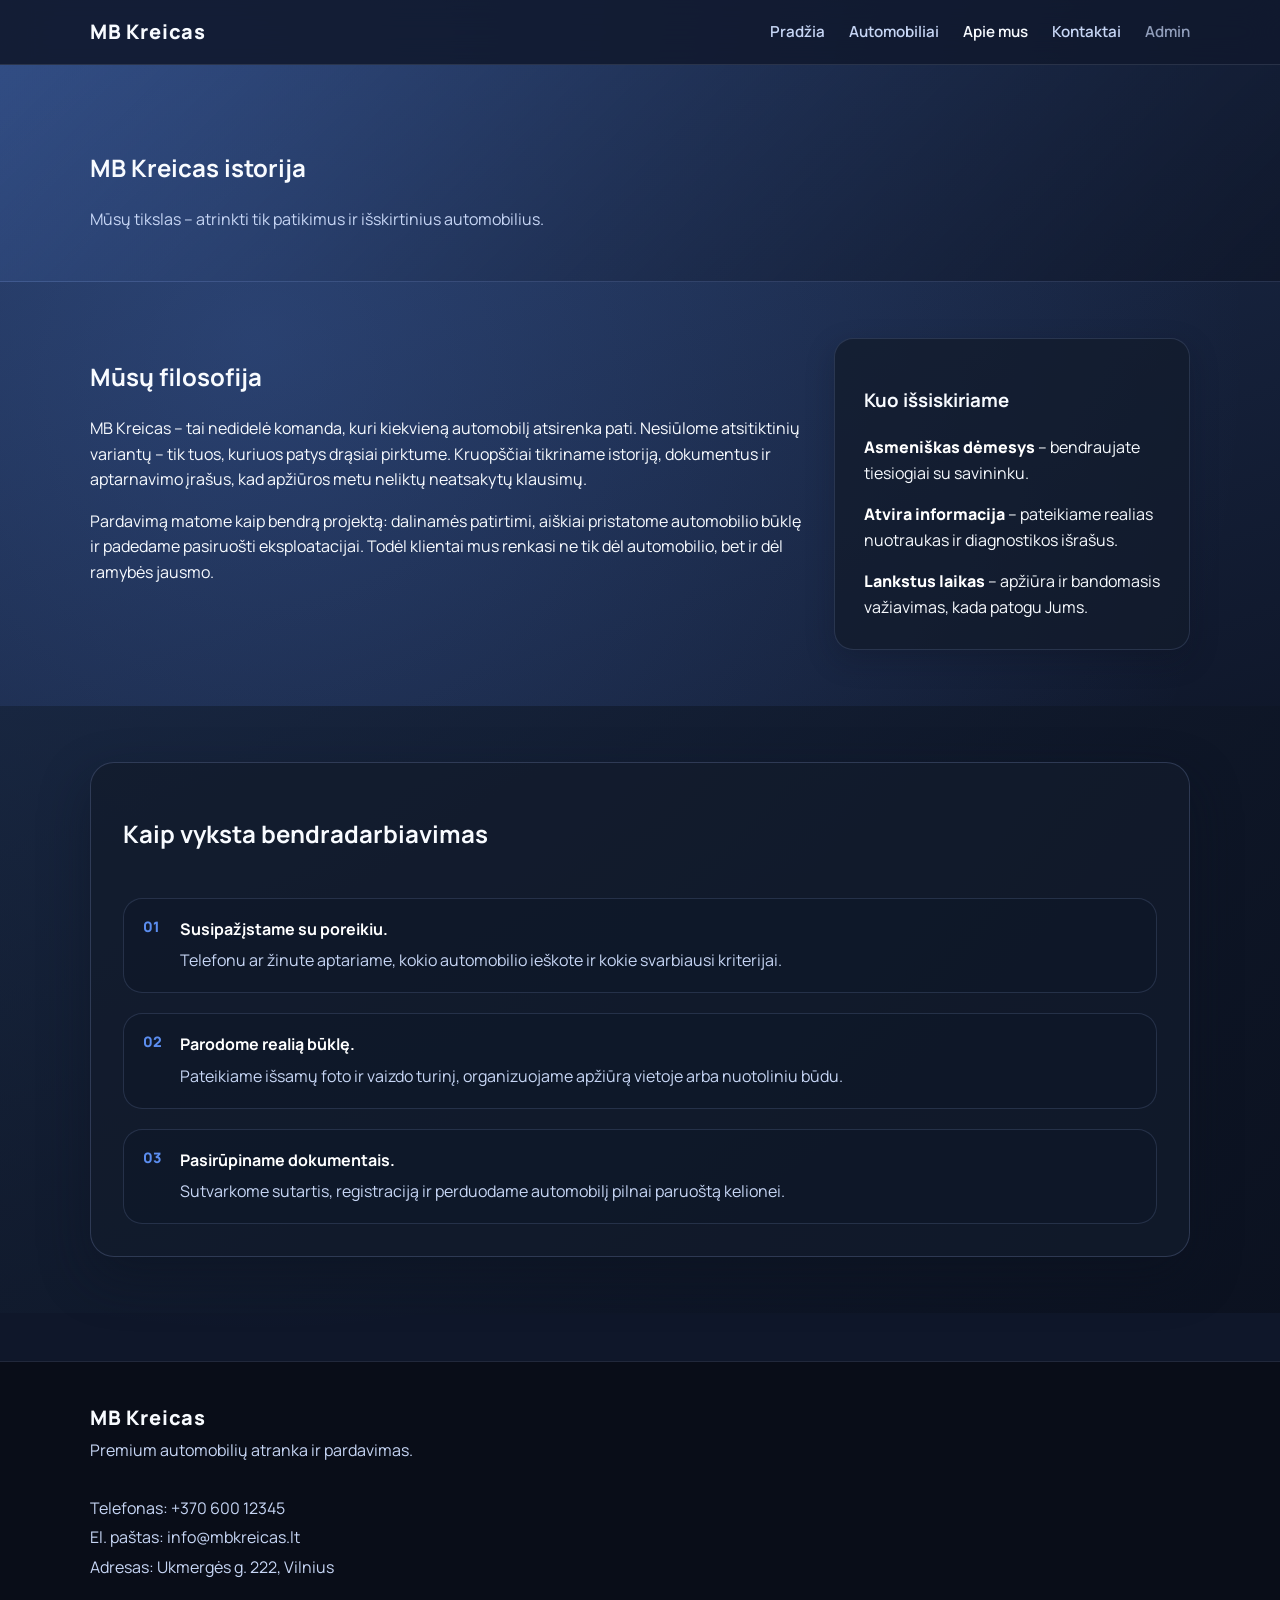
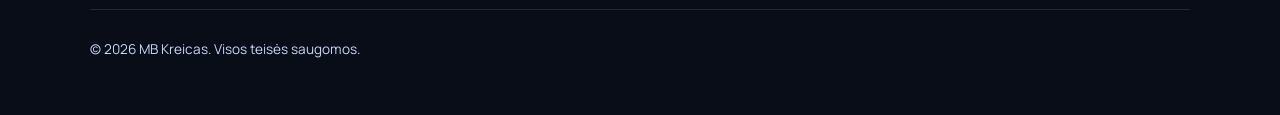
<file: about.html>
<!DOCTYPE html>
<html lang="lt">
<head>
    <meta charset="UTF-8" />
    <meta name="viewport" content="width=device-width, initial-scale=1.0" />
    <title>Apie MB Kreicas</title>
    <link rel="preconnect" href="https://fonts.googleapis.com" />
    <link rel="preconnect" href="https://fonts.gstatic.com" crossorigin />
    <link href="https://fonts.googleapis.com/css2?family=Manrope:wght@300;400;600;700;800&display=swap" rel="stylesheet" />
    <link rel="stylesheet" href="assets/css/style.css" />
</head>
<body>
    <header class="topbar">
        <div class="container nav-container">
            <a class="logo" href="index.html">MB Kreicas</a>
            <button class="nav-toggle" aria-label="Atidaryti meniu">
                <span></span>
                <span></span>
                <span></span>
            </button>
            <nav class="main-nav">
                <a href="index.html">Pradžia</a>
                <a href="cars.html">Automobiliai</a>
                <a href="about.html" class="active">Apie mus</a>
                <a href="contact.html">Kontaktai</a>
                <a href="admin.html" class="admin-link">Admin</a>
            </nav>
        </div>
    </header>

    <main>
        <section class="page-hero">
            <div class="container">
                <h1>MB Kreicas istorija</h1>
                <p>Mūsų tikslas – atrinkti tik patikimus ir išskirtinius automobilius.</p>
            </div>
        </section>

        <section class="section">
            <div class="container about-grid">
                <article>
                    <h2>Mūsų filosofija</h2>
                    <p>
                        MB Kreicas – tai nedidelė komanda, kuri kiekvieną automobilį atsirenka pati. Nesiūlome atsitiktinių variantų – tik tuos,
                        kuriuos patys drąsiai pirktume. Kruopščiai tikriname istoriją, dokumentus ir aptarnavimo įrašus, kad apžiūros metu neliktų
                        neatsakytų klausimų.
                    </p>
                    <p>
                        Pardavimą matome kaip bendrą projektą: dalinamės patirtimi, aiškiai pristatome automobilio būklę ir padedame pasiruošti
                        eksploatacijai. Todėl klientai mus renkasi ne tik dėl automobilio, bet ir dėl ramybės jausmo.
                    </p>
                </article>
                <aside class="about-highlight">
                    <h3>Kuo išsiskiriame</h3>
                    <ul>
                        <li><span>Asmeniškas dėmesys</span> – bendraujate tiesiogiai su savininku.</li>
                        <li><span>Atvira informacija</span> – pateikiame realias nuotraukas ir diagnostikos išrašus.</li>
                        <li><span>Lankstus laikas</span> – apžiūra ir bandomasis važiavimas, kada patogu Jums.</li>
                    </ul>
                </aside>
            </div>
        </section>

        <section class="section section--alt">
            <div class="container workflow">
                <h2>Kaip vyksta bendradarbiavimas</h2>
                <ol class="workflow-steps">
                    <li>
                        <strong>Susipažįstame su poreikiu.</strong> Telefonu ar žinute aptariame, kokio automobilio ieškote ir kokie svarbiausi kriterijai.
                    </li>
                    <li>
                        <strong>Parodome realią būklę.</strong> Pateikiame išsamų foto ir vaizdo turinį, organizuojame apžiūrą vietoje arba nuotoliniu būdu.
                    </li>
                    <li>
                        <strong>Pasirūpiname dokumentais.</strong> Sutvarkome sutartis, registraciją ir perduodame automobilį pilnai paruoštą kelionei.
                    </li>
                </ol>
            </div>
        </section>
    </main>

    <footer class="footer">
        <div class="container footer-content">
            <div>
                <a class="logo" href="index.html">MB Kreicas</a>
                <p class="footer-text">Premium automobilių atranka ir pardavimas.</p>
            </div>
            <div>
                <p class="footer-text">Telefonas: <a href="tel:+37060012345">+370 600 12345</a></p>
                <p class="footer-text">El. paštas: <a href="mailto:info@mbkreicas.lt">info@mbkreicas.lt</a></p>
                <p class="footer-text">Adresas: Ukmergės g. 222, Vilnius</p>
            </div>
            <div class="footer-bottom">
                <p>© <span id="year"></span> MB Kreicas. Visos teisės saugomos.</p>
            </div>
        </div>
    </footer>

    <script src="assets/js/util.js"></script>
    <script src="assets/js/nav.js"></script>
</body>
</html>
</file>
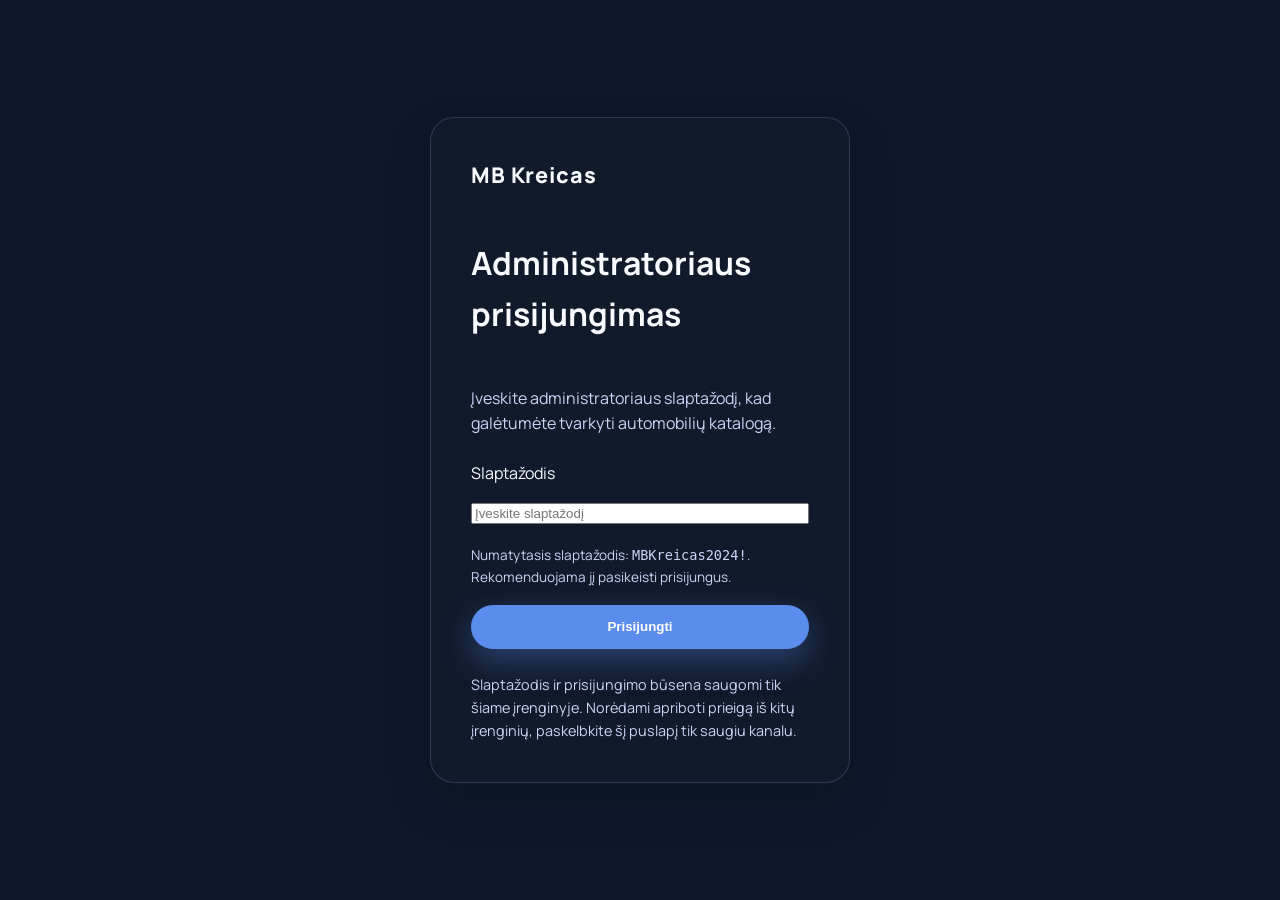
<file: admin.html>
<!DOCTYPE html>
<html lang="lt">
<head>
    <meta charset="UTF-8" />
    <meta name="viewport" content="width=device-width, initial-scale=1.0" />
    <title>MB Kreicas administravimas</title>
    <link rel="preconnect" href="https://fonts.googleapis.com" />
    <link rel="preconnect" href="https://fonts.gstatic.com" crossorigin />
    <link href="https://fonts.googleapis.com/css2?family=Manrope:wght@300;400;600;700;800&display=swap" rel="stylesheet" />
    <link rel="stylesheet" href="assets/css/style.css" />
</head>
<body>
    <header class="topbar">
        <div class="container nav-container">
            <a class="logo" href="index.html">MB Kreicas</a>
            <button class="nav-toggle" aria-label="Atidaryti meniu">
                <span></span>
                <span></span>
                <span></span>
            </button>
            <nav class="main-nav">
                <a href="index.html">Pradžia</a>
                <a href="cars.html">Automobiliai</a>
                <a href="about.html">Apie mus</a>
                <a href="contact.html">Kontaktai</a>
                <a href="admin.html" class="active admin-link">Admin</a>
            </nav>
        </div>
    </header>

    <main>
        <section class="page-hero">
            <div class="container">
                <h1>Automobilių valdymo panelė</h1>
                <p>Pridėkite, redaguokite arba eksportuokite automobilius be kodo koregavimo.</p>
            </div>
        </section>

        <section class="section">
            <div class="container admin-grid">
                <div class="admin-card">
                    <h2>Naujas automobilis</h2>
                    <form id="carForm" class="admin-form">
                        <label for="carTitle">Pavadinimas</label>
                        <input type="text" id="carTitleInput" name="carTitle" placeholder="Pvz., 2021 Mercedes-Benz GLE" required />

                        <label for="carPrice">Kaina (€)</label>
                        <input type="number" id="carPrice" name="carPrice" placeholder="45000" required />

                        <label for="carYear">Metai</label>
                        <input type="number" id="carYear" name="carYear" placeholder="2021" required />

                        <label for="carMileage">Rida (km)</label>
                        <input type="number" id="carMileage" name="carMileage" placeholder="55000" required />

                        <label for="carFuel">Kuras</label>
                        <input type="text" id="carFuel" name="carFuel" placeholder="Dyzelinas" required />

                        <label for="carTransmission">Pavarų dėžė</label>
                        <input type="text" id="carTransmission" name="carTransmission" placeholder="Automatinė" required />

                        <label for="carDrivetrain">Varantieji ratai</label>
                        <input type="text" id="carDrivetrain" name="carDrivetrain" placeholder="4Matic" />

                        <label for="carPower">Galia (kW)</label>
                        <input type="number" id="carPower" name="carPower" placeholder="190" />

                        <label for="carBody">Kėbulas</label>
                        <input type="text" id="carBody" name="carBody" placeholder="Visureigis" />

                        <label for="carColor">Spalva</label>
                        <input type="text" id="carColor" name="carColor" placeholder="Pilka" />

                        <label for="carDescription">Aprašymas</label>
                        <textarea id="carDescriptionInput" name="carDescription" rows="4" placeholder="Automobilio išskirtinumai" required></textarea>

                        <label for="carFeatures">Įranga (atskirkite kableliais)</label>
                        <input type="text" id="carFeatures" name="carFeatures" placeholder="LED žibintai, Šildomos sėdynės" />

                        <div class="upload-group">
                            <span class="upload-group__label">Galerijos nuotraukos</span>
                            <p class="form-hint">Įkelkite savo nuotraukas arba nurodykite nuorodas. Įkelti failai bus išsaugoti tik šiame įrenginyje.</p>
                            <div class="upload-actions">
                                <label class="btn ghost btn-upload">
                                    Pasirinkti nuotraukas
                                    <input type="file" id="carGalleryUpload" accept="image/*" multiple hidden />
                                </label>
                            </div>
                            <div id="localGalleryPreview" class="upload-preview" data-empty="Dar nėra įkeltų nuotraukų."></div>
                        </div>

                        <label for="carGallery">Nuotraukų nuorodos (atskirkite kableliais)</label>
                        <input type="text" id="carGallery" name="carGallery" placeholder="https://..." />
                        <p class="form-hint">Palaikomos ir vietinės nuotraukos, ir viešos nuorodos.</p>

                        <label for="carVin">VIN</label>
                        <input type="text" id="carVin" name="carVin" placeholder="WDD..." />

                        <button type="submit" class="btn primary">Išsaugoti automobilį</button>
                        <p class="form-note">Automobiliai, įskaitant įkeltas nuotraukas, saugomi šio įrenginio naršyklėje (localStorage). Galite eksportuoti / importuoti duomenis žemiau.</p>
                    </form>
                </div>
                <div class="admin-card">
                    <h2>Automobilių sąrašas</h2>
                    <div class="admin-actions">
                        <button id="exportCars" class="btn ghost">Eksportuoti JSON</button>
                        <label class="btn ghost btn-upload">
                            Importuoti JSON
                            <input type="file" id="importCars" accept="application/json" hidden />
                        </label>
                        <button id="resetCars" class="btn ghost danger">Atstatyti į numatytą sąrašą</button>
                    </div>
                    <div id="adminList" class="admin-list" aria-live="polite"></div>
                </div>
                <div class="admin-card admin-card--security">
                    <h2>Prisijungimo nustatymai</h2>
                    <p class="admin-card__intro">Slaptažodis ir prisijungimo būsena saugomi tik šiame įrenginyje. Pasikeiskite slaptažodį, kad tik jūs galėtumėte pasiekti valdymo panelę.</p>
                    <form id="passwordForm" class="admin-form admin-form--compact">
                        <label for="currentPassword">Dabartinis slaptažodis</label>
                        <input type="password" id="currentPassword" name="currentPassword" autocomplete="current-password" placeholder="Įveskite dabartinį slaptažodį" required />

                        <label for="newPassword">Naujas slaptažodis</label>
                        <input type="password" id="newPassword" name="newPassword" autocomplete="new-password" placeholder="Bent 6 simbolių" required />
                        <p class="form-hint">Jei slaptažodis dar nebuvo keistas, numatytoji reikšmė: <code>MBKreicas2024!</code>.</p>

                        <button type="submit" class="btn ghost">Išsaugoti slaptažodį</button>
                        <p id="passwordMessage" class="form-error" role="status" hidden></p>
                    </form>
                    <div class="security-actions">
                        <button type="button" id="logoutBtn" class="btn ghost danger">Atsijungti</button>
                    </div>
                </div>
            </div>
        </section>
    </main>

    <footer class="footer">
        <div class="container footer-content">
            <div>
                <a class="logo" href="index.html">MB Kreicas</a>
                <p class="footer-text">Premium automobilių atranka ir pardavimas.</p>
            </div>
            <div>
                <p class="footer-text">Telefonas: <a href="tel:+37060012345">+370 600 12345</a></p>
                <p class="footer-text">El. paštas: <a href="mailto:info@mbkreicas.lt">info@mbkreicas.lt</a></p>
                <p class="footer-text">Adresas: Ukmergės g. 222, Vilnius</p>
            </div>
            <div class="footer-bottom">
                <p>© <span id="year"></span> MB Kreicas. Visos teisės saugomos.</p>
            </div>
        </div>
    </footer>

    <script src="assets/js/util.js"></script>
    <script src="assets/js/nav.js"></script>
    <script src="assets/js/auth.js"></script>
    <script src="assets/js/dataService.js"></script>
    <script src="assets/js/admin.js"></script>
</body>
</html>
</file>
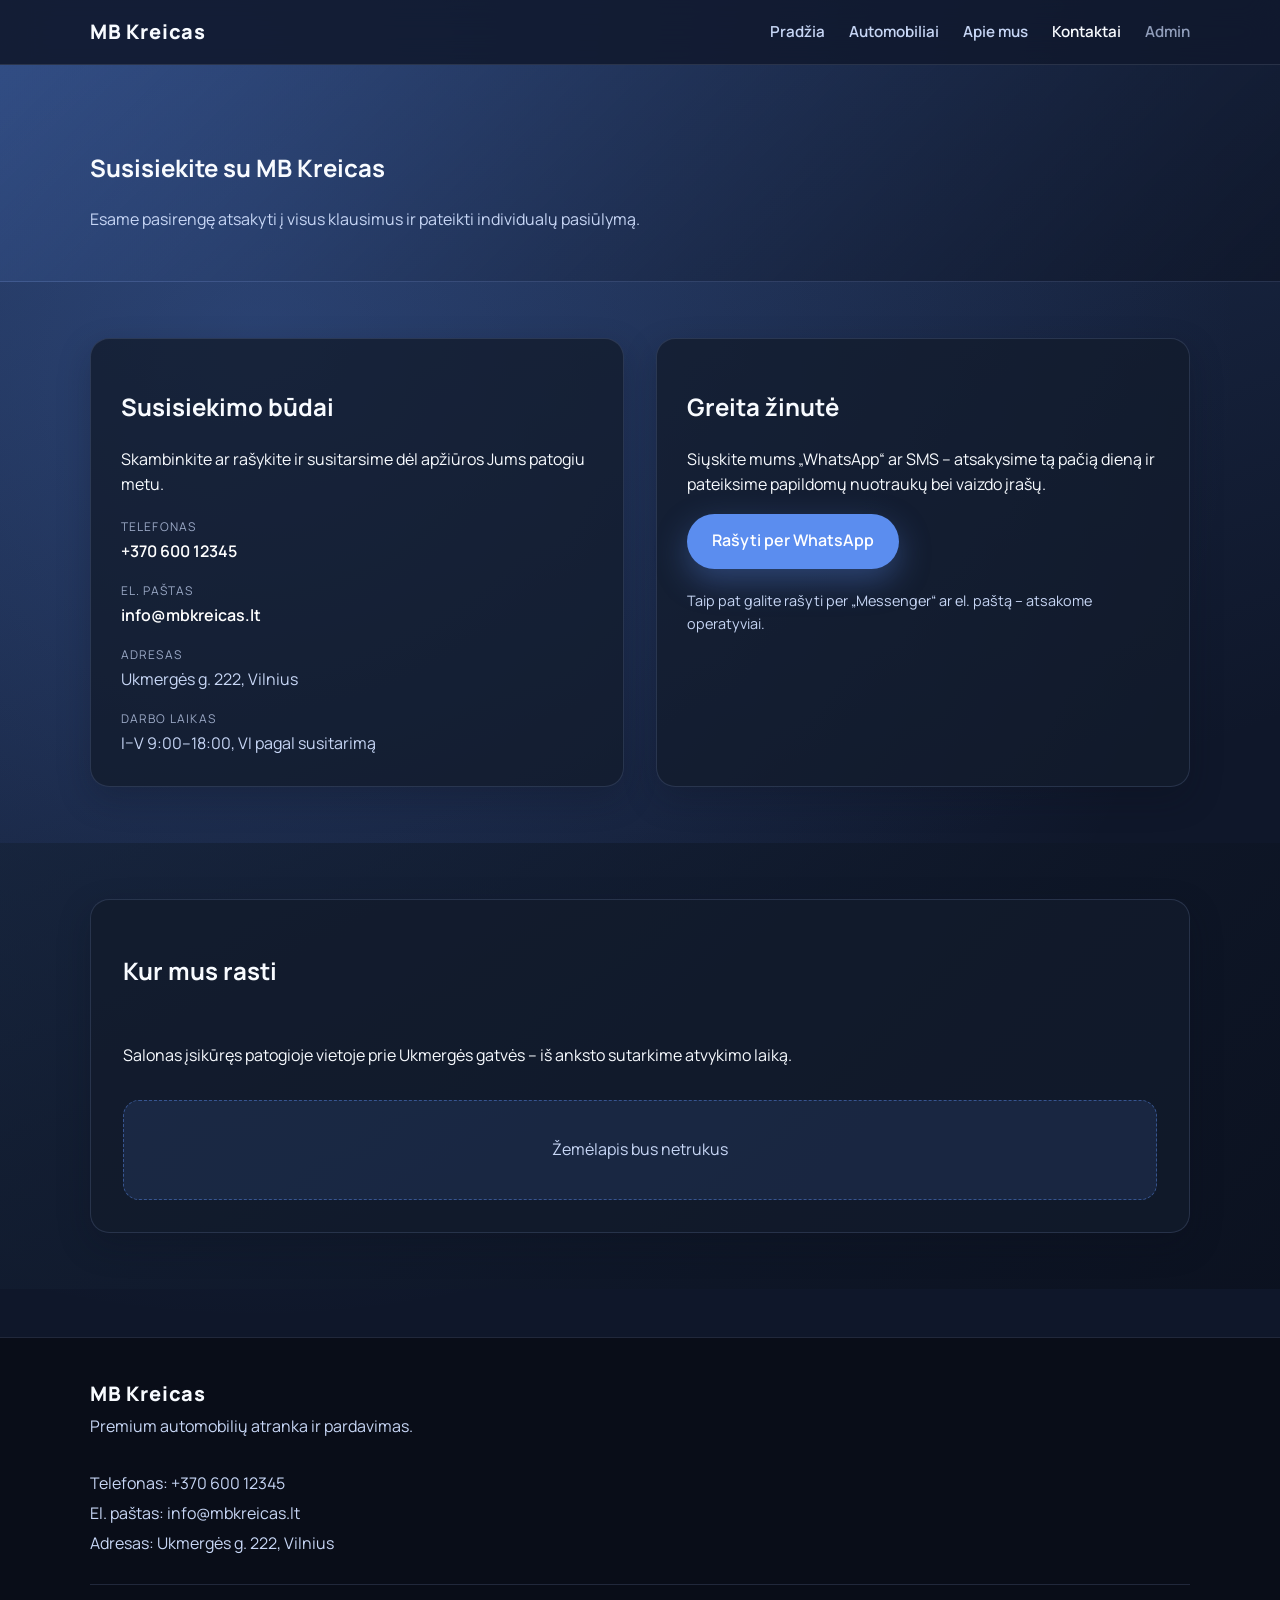
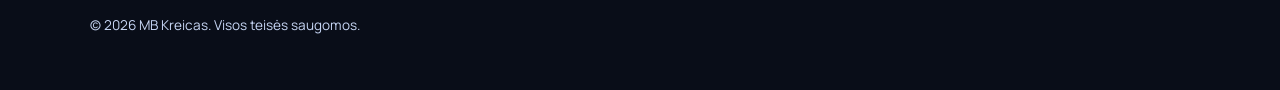
<file: contact.html>
<!DOCTYPE html>
<html lang="lt">
<head>
    <meta charset="UTF-8" />
    <meta name="viewport" content="width=device-width, initial-scale=1.0" />
    <title>Kontaktai | MB Kreicas</title>
    <link rel="preconnect" href="https://fonts.googleapis.com" />
    <link rel="preconnect" href="https://fonts.gstatic.com" crossorigin />
    <link href="https://fonts.googleapis.com/css2?family=Manrope:wght@300;400;600;700;800&display=swap" rel="stylesheet" />
    <link rel="stylesheet" href="assets/css/style.css" />
</head>
<body>
    <header class="topbar">
        <div class="container nav-container">
            <a class="logo" href="index.html">MB Kreicas</a>
            <button class="nav-toggle" aria-label="Atidaryti meniu">
                <span></span>
                <span></span>
                <span></span>
            </button>
            <nav class="main-nav">
                <a href="index.html">Pradžia</a>
                <a href="cars.html">Automobiliai</a>
                <a href="about.html">Apie mus</a>
                <a href="contact.html" class="active">Kontaktai</a>
                <a href="admin.html" class="admin-link">Admin</a>
            </nav>
        </div>
    </header>

    <main>
        <section class="page-hero">
            <div class="container">
                <h1>Susisiekite su MB Kreicas</h1>
                <p>Esame pasirengę atsakyti į visus klausimus ir pateikti individualų pasiūlymą.</p>
            </div>
        </section>

        <section class="section">
            <div class="container contact-grid">
                <div class="contact-card">
                    <h2>Susisiekimo būdai</h2>
                    <p>Skambinkite ar rašykite ir susitarsime dėl apžiūros Jums patogiu metu.</p>
                    <ul class="contact-list">
                        <li>
                            <span>Telefonas</span>
                            <a href="tel:+37060012345">+370 600 12345</a>
                        </li>
                        <li>
                            <span>El. paštas</span>
                            <a href="mailto:info@mbkreicas.lt">info@mbkreicas.lt</a>
                        </li>
                        <li>
                            <span>Adresas</span>
                            Ukmergės g. 222, Vilnius
                        </li>
                        <li>
                            <span>Darbo laikas</span>
                            I–V 9:00–18:00, VI pagal susitarimą
                        </li>
                    </ul>
                </div>
                <div class="contact-card">
                    <h2>Greita žinutė</h2>
                    <p>
                        Siųskite mums „WhatsApp“ ar SMS – atsakysime tą pačią dieną ir pateiksime papildomų nuotraukų bei
                        vaizdo įrašų.
                    </p>
                    <a class="btn primary" href="https://wa.me/37060012345" target="_blank" rel="noopener">Rašyti per WhatsApp</a>
                    <p class="contact-note">Taip pat galite rašyti per „Messenger“ ar el. paštą – atsakome operatyviai.</p>
                </div>
            </div>
        </section>

        <section class="section section--alt">
            <div class="container map-card">
                <h2>Kur mus rasti</h2>
                <p>Salonas įsikūręs patogioje vietoje prie Ukmergės gatvės – iš anksto sutarkime atvykimo laiką.</p>
                <div class="map-placeholder" role="img" aria-label="Žemėlapio vietos laikiklis">Žemėlapis bus netrukus</div>
            </div>
        </section>
    </main>

    <footer class="footer">
        <div class="container footer-content">
            <div>
                <a class="logo" href="index.html">MB Kreicas</a>
                <p class="footer-text">Premium automobilių atranka ir pardavimas.</p>
            </div>
            <div>
                <p class="footer-text">Telefonas: <a href="tel:+37060012345">+370 600 12345</a></p>
                <p class="footer-text">El. paštas: <a href="mailto:info@mbkreicas.lt">info@mbkreicas.lt</a></p>
                <p class="footer-text">Adresas: Ukmergės g. 222, Vilnius</p>
            </div>
            <div class="footer-bottom">
                <p>© <span id="year"></span> MB Kreicas. Visos teisės saugomos.</p>
            </div>
        </div>
    </footer>

    <script src="assets/js/util.js"></script>
    <script src="assets/js/nav.js"></script>
    <script src="assets/js/contact.js"></script>
</body>
</html>
</file>
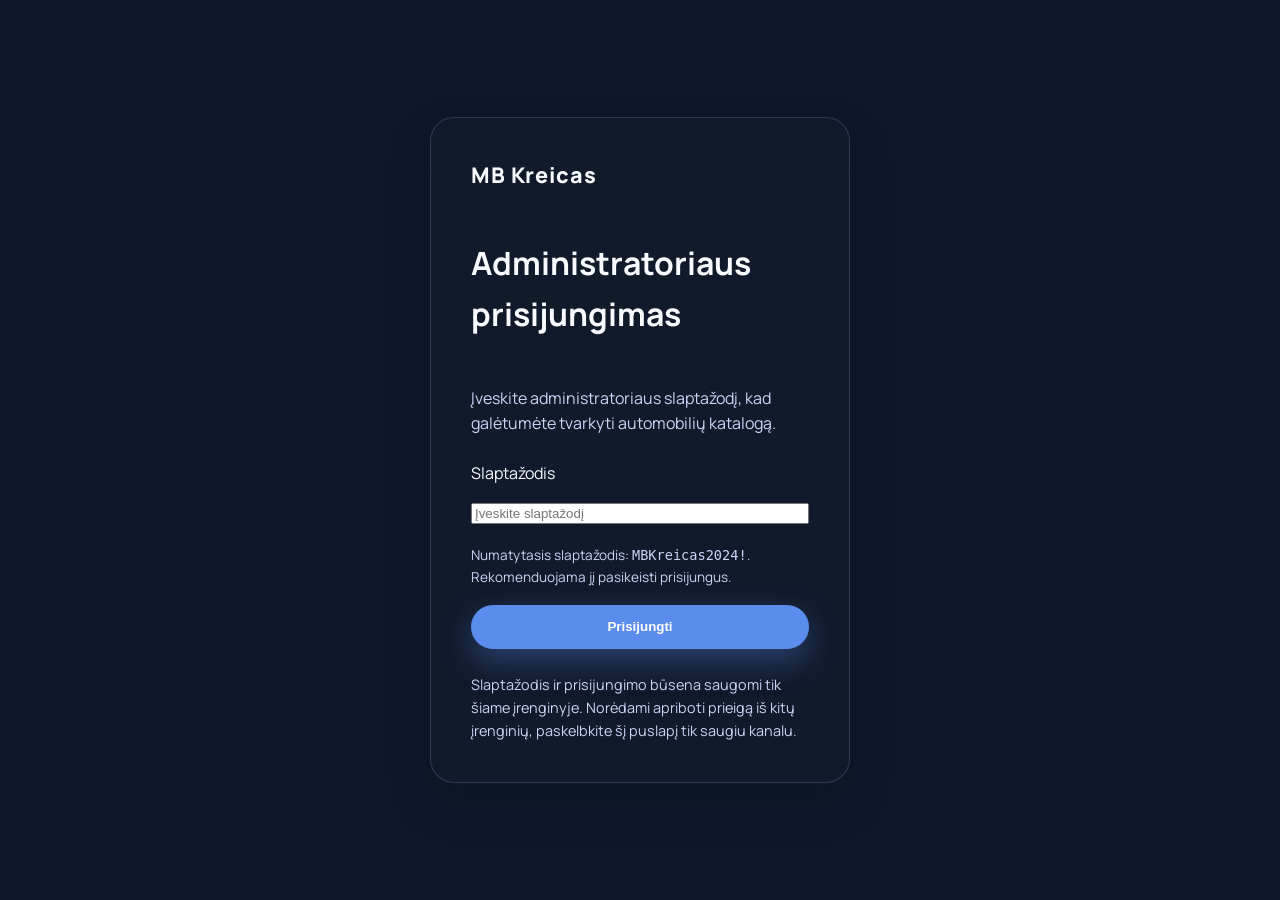
<file: login.html>
<!DOCTYPE html>
<html lang="lt">
<head>
    <meta charset="UTF-8" />
    <meta name="viewport" content="width=device-width, initial-scale=1.0" />
    <title>Administratoriaus prisijungimas – MB Kreicas</title>
    <link rel="preconnect" href="https://fonts.googleapis.com" />
    <link rel="preconnect" href="https://fonts.gstatic.com" crossorigin />
    <link href="https://fonts.googleapis.com/css2?family=Manrope:wght@300;400;600;700;800&display=swap" rel="stylesheet" />
    <link rel="stylesheet" href="assets/css/style.css" />
</head>
<body class="auth-page">
    <main class="auth">
        <div class="auth__card">
            <a class="logo" href="index.html">MB Kreicas</a>
            <h1>Administratoriaus prisijungimas</h1>
            <p class="auth__intro">Įveskite administratoriaus slaptažodį, kad galėtumėte tvarkyti automobilių katalogą.</p>
            <form id="loginForm" class="auth__form" autocomplete="off">
                <label for="adminPassword">Slaptažodis</label>
                <input type="password" id="adminPassword" name="adminPassword" autocomplete="current-password" placeholder="Įveskite slaptažodį" required />
                <p class="form-hint">Numatytasis slaptažodis: <code>MBKreicas2024!</code>. Rekomenduojama jį pasikeisti prisijungus.</p>
                <button type="submit" class="btn primary">Prisijungti</button>
                <p id="loginMessage" class="form-error" role="alert" hidden></p>
            </form>
            <p class="auth__note">Slaptažodis ir prisijungimo būsena saugomi tik šiame įrenginyje. Norėdami apriboti prieigą iš kitų įrenginių, paskelbkite šį puslapį tik saugiu kanalu.</p>
        </div>
    </main>

    <script src="assets/js/util.js"></script>
    <script src="assets/js/auth.js"></script>
    <script src="assets/js/login.js"></script>
</body>
</html>
</file>
<file: assets/css/style.css>
:root {
    --bg: #0f172a;
    --bg-alt: #152238;
    --accent: #5b8def;
    --accent-strong: #3b6ee8;
    --accent-soft: rgba(91, 141, 239, 0.18);
    --text: #f8fbff;
    --text-muted: #c7d6f5;
    --card-bg: rgba(18, 28, 44, 0.78);
    --card-strong: rgba(22, 36, 58, 0.95);
    --border: rgba(131, 151, 199, 0.2);
    --shadow: 0 20px 50px rgba(11, 18, 31, 0.45);
    --danger: #ff6b6b;
    font-size: 16px;
}

* {
    box-sizing: border-box;
}

body {
    margin: 0;
    font-family: 'Manrope', system-ui, -apple-system, BlinkMacSystemFont, 'Segoe UI', sans-serif;
    background:
        radial-gradient(circle at 20% 20%, rgba(91, 141, 239, 0.25), transparent 58%),
        linear-gradient(160deg, rgba(48, 76, 130, 0.5), transparent 55%),
        var(--bg);
    color: var(--text);
    line-height: 1.6;
}

body.no-scroll {
    overflow: hidden;
}

a {
    color: inherit;
    text-decoration: none;
}

a:hover,
button:hover {
    cursor: pointer;
}

img {
    max-width: 100%;
    display: block;
}

.container {
    width: min(1100px, 92vw);
    margin: 0 auto;
}

.topbar {
    position: sticky;
    top: 0;
    z-index: 10;
    background: rgba(15, 23, 42, 0.82);
    backdrop-filter: blur(16px);
    border-bottom: 1px solid rgba(148, 163, 184, 0.18);
}

.nav-container {
    display: flex;
    align-items: center;
    justify-content: space-between;
    padding: 1rem 0;
}

.logo {
    font-weight: 800;
    font-size: 1.25rem;
    letter-spacing: 0.04em;
}

.nav-toggle {
    display: flex;
    flex-direction: column;
    gap: 0.35rem;
    background: transparent;
    border: 0;
    padding: 0.25rem;
}

.nav-toggle span {
    width: 1.75rem;
    height: 2px;
    background: var(--text);
    transition: transform 0.3s ease, opacity 0.3s ease;
}

.main-nav {
    position: fixed;
    inset: 0 0 auto 0;
    background: rgba(15, 24, 40, 0.96);
    padding: 5rem 2rem 2rem;
    display: flex;
    flex-direction: column;
    gap: 1rem;
    transform: translateY(-100%);
    transition: transform 0.35s ease;
}

.main-nav a {
    font-weight: 600;
    font-size: 1.1rem;
    color: var(--text-muted);
}

.main-nav a.active,
.main-nav a:hover {
    color: var(--text);
}

.main-nav.open {
    transform: translateY(0);
}

.admin-link {
    font-size: 0.95rem;
    opacity: 0.7;
}

.hero {
    padding: 5.5rem 0 3.5rem;
    background:
        radial-gradient(circle at 88% 16%, rgba(91, 141, 239, 0.2), transparent 58%),
        var(--bg);
}

.hero-content {
    display: grid;
    gap: 2.5rem;
    align-items: center;
}

.hero-copy {
    display: grid;
    gap: 1.25rem;
}

.hero-copy .eyebrow {
    text-transform: uppercase;
    letter-spacing: 0.28em;
    font-size: 0.8rem;
    color: var(--text-muted);
    margin: 0;
}

.hero h1 {
    font-size: clamp(2.1rem, 5vw, 3.35rem);
    margin: 0;
    line-height: 1.15;
}

.hero p {
    margin: 0;
    color: var(--text-muted);
    max-width: 45ch;
}

.hero-actions {
    display: flex;
    flex-wrap: wrap;
    gap: 0.85rem;
}

.hero-card {
    padding: 1.75rem;
    border-radius: 1.25rem;
    background: var(--card-strong);
    border: 1px solid rgba(132, 151, 201, 0.25);
    box-shadow: var(--shadow);
    display: grid;
    gap: 1rem;
}

.hero-card__title {
    font-weight: 700;
    margin: 0;
    color: #fff;
}

.hero-card ul {
    margin: 0;
    padding: 0;
    list-style: none;
    display: grid;
    gap: 0.75rem;
    color: var(--text-muted);
}

.btn {
    display: inline-flex;
    align-items: center;
    justify-content: center;
    gap: 0.5rem;
    padding: 0.85rem 1.5rem;
    border-radius: 999px;
    font-weight: 700;
    transition: transform 0.3s ease, box-shadow 0.3s ease, background 0.3s ease;
    border: 1px solid transparent;
}

.btn.primary {
    background: var(--accent);
    color: #fff;
    box-shadow: 0 12px 32px rgba(91, 141, 239, 0.35);
}

.btn.primary:hover {
    transform: translateY(-2px);
    box-shadow: 0 18px 38px rgba(91, 141, 239, 0.45);
}

.btn.secondary {
    background: rgba(91, 141, 239, 0.12);
    color: var(--text);
    border-color: rgba(91, 141, 239, 0.45);
}

.btn.secondary:hover {
    transform: translateY(-2px);
    background: rgba(91, 141, 239, 0.2);
    box-shadow: 0 12px 28px rgba(91, 141, 239, 0.25);
}

.btn.ghost {
    background: transparent;
    color: var(--text);
    border: 1px solid var(--border);
}

.btn.ghost:hover {
    border-color: rgba(255, 255, 255, 0.25);
}

.btn.ghost.danger {
    color: var(--danger);
    border-color: rgba(255, 107, 107, 0.4);
}

.section {
    padding: 3.5rem 0;
}

.section--alt {
    background: linear-gradient(135deg, rgba(21, 34, 56, 0.72), rgba(11, 17, 31, 0.9));
}

.section-header {
    display: flex;
    justify-content: space-between;
    align-items: flex-end;
    gap: 1.5rem;
    margin-bottom: 2rem;
}

.section-header p {
    color: var(--text-muted);
    margin: 0.5rem 0 0;
}

.link-more {
    color: var(--accent);
    font-weight: 600;
    display: inline-flex;
    gap: 0.35rem;
    align-items: center;
}

.link-more::after {
    content: '→';
    transition: transform 0.3s ease;
}

.link-more:hover::after {
    transform: translateX(4px);
}

.cars-grid {
    display: grid;
    grid-template-columns: repeat(auto-fit, minmax(260px, 340px));
    gap: 1.5rem;
    justify-content: center;
}

.cars-grid .car-card {
    width: 100%;
    max-width: 340px;
}

.car-card {
    background: var(--card-bg);
    border: 1px solid rgba(132, 151, 201, 0.18);
    border-radius: 1.1rem;
    overflow: hidden;
    display: flex;
    flex-direction: column;
    transition: transform 0.25s ease, box-shadow 0.25s ease;
    box-shadow: 0 8px 24px rgba(10, 16, 28, 0.25);
}

.car-card:hover {
    transform: translateY(-6px);
    box-shadow: var(--shadow);
}

.car-card img {
    width: 100%;
    height: 180px;
    object-fit: cover;
}

.car-card__body {
    padding: 1.5rem;
    display: grid;
    gap: 0.75rem;
}

.car-card__title {
    font-weight: 700;
    font-size: 1.1rem;
}

.car-card__meta {
    display: flex;
    flex-wrap: wrap;
    gap: 0.6rem;
    color: var(--text-muted);
    font-size: 0.9rem;
}

.car-card__meta span {
    padding: 0.35rem 0.75rem;
    border-radius: 999px;
    background: var(--accent-soft);
}

.car-card__price {
    font-weight: 800;
    font-size: 1.2rem;
    color: #fff;
}

.highlight {
    display: grid;
    gap: 1.75rem;
    padding: 2rem;
    border-radius: 1.5rem;
    background: linear-gradient(135deg, rgba(91, 141, 239, 0.14), rgba(21, 34, 56, 0.88));
    border: 1px solid rgba(132, 151, 201, 0.25);
    box-shadow: var(--shadow);
}

.highlight h2 {
    margin: 0;
}

.highlight p {
    margin: 0;
    color: var(--text-muted);
    max-width: 50ch;
}

.stats {
    display: grid;
    grid-template-columns: repeat(auto-fit, minmax(180px, 1fr));
    gap: 1.25rem;
}

.stat {
    background: rgba(15, 24, 40, 0.65);
    border-radius: 1.1rem;
    padding: 1.35rem;
    border: 1px solid rgba(132, 151, 201, 0.2);
    position: relative;
    overflow: hidden;
}

.stat::after {
    content: '';
    position: absolute;
    inset: -20% 60% 45% -25%;
    background: radial-gradient(circle, rgba(91, 141, 239, 0.38), transparent 62%);
    opacity: 0.5;
    pointer-events: none;
}

.stat__value {
    display: block;
    font-size: 1.55rem;
    font-weight: 800;
    color: #fff;
}

.stat__label {
    color: var(--text-muted);
    font-size: 0.9rem;
    margin-top: 0.35rem;
    line-height: 1.4;
    display: block;
}

.services-grid {
    display: grid;
    gap: 1.5rem;
}

.service-card {
    background: var(--card-bg);
    border-radius: 1.1rem;
    padding: 1.75rem;
    border: 1px solid rgba(132, 151, 201, 0.2);
    box-shadow: 0 12px 32px rgba(10, 16, 28, 0.25);
    transition: transform 0.25s ease, box-shadow 0.25s ease;
}

.service-card h3 {
    margin: 0 0 0.75rem;
}

.service-card p {
    margin: 0;
    color: var(--text-muted);
}

.service-card:hover {
    transform: translateY(-4px);
    box-shadow: var(--shadow);
}

.page-hero {
    padding: 4rem 0 2rem;
    border-bottom: 1px solid rgba(132, 151, 201, 0.18);
    background: linear-gradient(135deg, rgba(91, 141, 239, 0.18), rgba(15, 23, 42, 0.88));
}

.page-hero p {
    color: var(--text-muted);
}

.filters {
    display: grid;
    gap: 1.5rem;
    margin-bottom: 2rem;
    background: var(--card-bg);
    padding: 1.5rem;
    border-radius: 1.2rem;
    border: 1px solid rgba(132, 151, 201, 0.2);
    box-shadow: 0 10px 24px rgba(10, 16, 28, 0.2);
}

.search-box,
.select {
    display: grid;
    gap: 0.4rem;
}

.search-box input,
.select select,
.admin-form input,
.admin-form textarea {
    border-radius: 0.75rem;
    padding: 0.85rem 1rem;
    border: 1px solid var(--border);
    background: rgba(255, 255, 255, 0.05);
    color: var(--text);
    font: inherit;
}

.form-hint {
    margin: 0.35rem 0 0;
    font-size: 0.85rem;
    color: var(--text-muted);
}

.search-box input:focus,
.select select:focus,
.admin-form input:focus,
.admin-form textarea:focus {
    outline: 2px solid rgba(76, 110, 245, 0.5);
    outline-offset: 2px;
}

.filters-row {
    display: grid;
    gap: 1rem;
    grid-template-columns: repeat(auto-fit, minmax(150px, 1fr));
}

.contact-grid,
.admin-grid,
.about-grid,
.two-col {
    display: grid;
    gap: 2rem;
}

.contact-card,
.admin-card {
    background: var(--card-bg);
    border-radius: 1.2rem;
    padding: 1.85rem;
    border: 1px solid rgba(132, 151, 201, 0.2);
    box-shadow: 0 12px 32px rgba(10, 16, 28, 0.25);
}

.admin-form {
    display: grid;
    gap: 1.25rem;
}

.admin-card--security {
    display: grid;
    gap: 1.25rem;
}

.admin-card__intro {
    margin: 0;
    color: var(--text-muted);
}

.admin-form--compact {
    gap: 1rem;
}

.form-error {
    margin: 0.5rem 0 0;
    font-size: 0.85rem;
    color: #ff8f8f;
}

.form-success {
    margin: 0.5rem 0 0;
    font-size: 0.85rem;
    color: #90f3d2;
}

.security-actions {
    display: flex;
    justify-content: flex-start;
    gap: 0.75rem;
}

.auth-page {
    min-height: 100vh;
    background: var(--bg);
    color: var(--text);
}

.auth {
    min-height: 100vh;
    display: flex;
    align-items: center;
    justify-content: center;
    padding: 3rem 1.5rem;
}

.auth__card {
    width: min(100%, 420px);
    background: var(--card-bg);
    border-radius: 1.5rem;
    padding: 2.5rem;
    box-shadow: 0 20px 40px rgba(10, 16, 28, 0.35);
    border: 1px solid rgba(132, 151, 201, 0.25);
    display: grid;
    gap: 1.5rem;
}

.auth__card .logo {
    font-size: 1.35rem;
}

.auth__intro,
.auth__note {
    margin: 0;
    color: var(--text-muted);
}

.auth__note {
    font-size: 0.9rem;
    line-height: 1.6;
}

.auth__form {
    display: grid;
    gap: 1rem;
}

.upload-group {
    display: grid;
    gap: 0.75rem;
    margin: 0.5rem 0 1.2rem;
    padding: 1rem;
    border-radius: 1rem;
    border: 1px dashed rgba(91, 141, 239, 0.35);
    background: rgba(91, 141, 239, 0.08);
}

.upload-group__label {
    text-transform: uppercase;
    letter-spacing: 0.12em;
    font-size: 0.75rem;
    color: rgba(199, 214, 245, 0.75);
    font-weight: 700;
}

.upload-actions {
    display: flex;
    flex-wrap: wrap;
    gap: 0.75rem;
    align-items: center;
}

.upload-preview {
    border: 1px solid rgba(132, 151, 201, 0.3);
    background: rgba(10, 16, 28, 0.35);
    border-radius: 0.9rem;
    padding: 0.75rem;
    max-height: 16rem;
    overflow-y: auto;
}

.upload-preview__empty {
    margin: 0;
    font-size: 0.85rem;
    color: var(--text-muted);
}

.upload-preview__list {
    list-style: none;
    margin: 0;
    padding: 0;
    display: grid;
    gap: 0.75rem;
}

.upload-preview__item {
    display: grid;
    grid-template-columns: 72px 1fr;
    gap: 0.75rem;
    align-items: center;
}

.upload-preview__item img {
    width: 72px;
    height: 72px;
    border-radius: 0.75rem;
    object-fit: cover;
    border: 1px solid rgba(132, 151, 201, 0.4);
    box-shadow: 0 6px 14px rgba(10, 16, 28, 0.3);
}

.upload-preview__meta {
    display: grid;
    gap: 0.35rem;
}

.upload-preview__meta span {
    font-size: 0.9rem;
    font-weight: 600;
    color: #fff;
}

.upload-preview__remove {
    justify-self: start;
    padding: 0.35rem 0.75rem;
    border-radius: 999px;
    border: 1px solid rgba(255, 255, 255, 0.2);
    background: transparent;
    color: rgba(255, 255, 255, 0.85);
    font-size: 0.8rem;
    cursor: pointer;
    transition: all 0.2s ease;
}

.upload-preview__remove:hover,
.upload-preview__remove:focus {
    border-color: rgba(76, 110, 245, 0.7);
    color: #fff;
    background: rgba(76, 110, 245, 0.15);
    outline: none;
}

@media (max-width: 640px) {
    .upload-preview__item {
        grid-template-columns: 56px 1fr;
    }

    .upload-preview__item img {
        width: 56px;
        height: 56px;
    }
}

.contact-list {
    list-style: none;
    padding: 0;
    margin: 1.2rem 0 0;
    display: grid;
    gap: 1rem;
}

.contact-list li {
    display: grid;
    gap: 0.2rem;
    color: var(--text-muted);
}

.contact-list span {
    text-transform: uppercase;
    letter-spacing: 0.1em;
    font-size: 0.75rem;
    color: rgba(199, 214, 245, 0.75);
}

.contact-card a {
    color: #fff;
    font-weight: 600;
}

.contact-note {
    margin-top: 1.25rem;
    color: var(--text-muted);
    font-size: 0.9rem;
}

.map-card {
    background: var(--card-bg);
    border-radius: 1.2rem;
    padding: 2rem;
    border: 1px solid rgba(132, 151, 201, 0.2);
    display: grid;
    gap: 1rem;
    box-shadow: 0 12px 32px rgba(10, 16, 28, 0.25);
}

.map-placeholder {
    background: rgba(91, 141, 239, 0.12);
    border: 1px dashed rgba(91, 141, 239, 0.45);
    border-radius: 1rem;
    padding: 2.25rem;
    text-align: center;
    color: var(--text-muted);
}

.about-highlight {
    background: var(--card-bg);
    border-radius: 1.2rem;
    padding: 1.8rem;
    border: 1px solid rgba(132, 151, 201, 0.2);
    box-shadow: 0 10px 28px rgba(10, 16, 28, 0.25);
}

.about-highlight ul {
    list-style: none;
    margin: 0;
    padding: 0;
    display: grid;
    gap: 1rem;
}

.about-highlight span {
    font-weight: 800;
    color: #fff;
}

.workflow {
    background: var(--card-bg);
    border-radius: 1.5rem;
    padding: 2rem;
    border: 1px solid rgba(132, 151, 201, 0.25);
    box-shadow: var(--shadow);
    display: grid;
    gap: 1.5rem;
}

.workflow-steps {
    list-style: none;
    margin: 0;
    padding: 0;
    display: grid;
    gap: 1.25rem;
    counter-reset: workflow;
}

.workflow-steps li {
    position: relative;
    padding: 1.15rem 1.5rem 1.15rem 3.5rem;
    border-radius: 1.2rem;
    background: rgba(15, 24, 40, 0.65);
    border: 1px solid rgba(132, 151, 201, 0.2);
    color: var(--text-muted);
}

.workflow-steps li::before {
    counter-increment: workflow;
    content: counter(workflow, decimal-leading-zero);
    position: absolute;
    left: 1.2rem;
    top: 1rem;
    font-weight: 800;
    color: var(--accent);
    font-size: 0.9rem;
}

.workflow-steps strong {
    color: #fff;
    display: block;
    margin-bottom: 0.35rem;
}

.footer {
    padding: 2.5rem 0;
    background: rgba(9, 13, 24, 0.95);
    border-top: 1px solid rgba(132, 151, 201, 0.2);
    margin-top: 3rem;
}

.footer-content {
    display: grid;
    gap: 1.5rem;
}

.footer-text {
    color: var(--text-muted);
    margin: 0.25rem 0;
}

.footer-bottom {
    border-top: 1px solid rgba(132, 151, 201, 0.2);
    padding-top: 1rem;
    color: var(--text-muted);
    font-size: 0.85rem;
}

.car-details {
    display: grid;
    gap: 2rem;
    align-items: start;
}

.gallery {
    display: grid;
    gap: 1rem;
}

.gallery-main {
    border-radius: 1.1rem;
    overflow: hidden;
    border: 1px solid rgba(132, 151, 201, 0.25);
    background: rgba(255, 255, 255, 0.04);
    position: relative;
}

.gallery-main img {
    width: 100%;
    aspect-ratio: 16 / 9;
    object-fit: cover;
}

.gallery-main__button {
    border: 0;
    background: transparent;
    padding: 0;
    width: 100%;
    position: relative;
    display: block;
}

.gallery-main__button:focus-visible {
    outline: 2px solid var(--accent);
    outline-offset: 4px;
}

.gallery-main__zoom {
    position: absolute;
    right: 1rem;
    bottom: 1rem;
    background: rgba(10, 16, 28, 0.7);
    border-radius: 999px;
    padding: 0.35rem 0.8rem;
    font-size: 0.75rem;
    letter-spacing: 0.08em;
    text-transform: uppercase;
    color: var(--text-muted);
}

.gallery-thumbs {
    display: grid;
    grid-template-columns: repeat(auto-fit, minmax(95px, 1fr));
    gap: 0.75rem;
}

.gallery-thumbs button {
    border: 0;
    padding: 0;
    background: transparent;
    border-radius: 0.85rem;
    overflow: hidden;
    border: 2px solid transparent;
    transition: border 0.3s ease, transform 0.3s ease;
    position: relative;
}

.gallery-thumbs button:hover {
    transform: translateY(-2px);
}

.gallery-thumbs button.active,
.gallery-thumbs button:focus-visible {
    border-color: var(--accent);
}

.gallery-thumbs button.has-overlay img {
    filter: brightness(0.8);
}

.gallery-thumbs img {
    width: 100%;
    height: 72px;
    object-fit: cover;
}

.thumb-overlay {
    position: absolute;
    inset: 0;
    background: rgba(7, 10, 18, 0.6);
    display: flex;
    align-items: center;
    justify-content: center;
    font-weight: 700;
    color: #fff;
    font-size: 0.9rem;
    letter-spacing: 0.08em;
}

.lightbox {
    position: fixed;
    inset: 0;
    display: flex;
    align-items: center;
    justify-content: center;
    padding: 2rem;
    z-index: 40;
}

.lightbox[hidden] {
    display: none !important;
}

.lightbox__backdrop {
    position: absolute;
    inset: 0;
    background: rgba(6, 10, 20, 0.82);
    backdrop-filter: blur(12px);
}

.lightbox__inner {
    position: relative;
    width: min(1100px, 95vw);
    background: var(--card-strong);
    border-radius: 1.25rem;
    padding: clamp(1.5rem, 4vw, 2.75rem);
    border: 1px solid rgba(132, 151, 201, 0.3);
    box-shadow: var(--shadow);
    display: grid;
    gap: clamp(1rem, 2vw, 1.75rem);
    z-index: 1;
}

.lightbox__main {
    position: relative;
    display: flex;
    align-items: center;
    justify-content: center;
    min-height: clamp(18rem, 60vh, 38rem);
}

.lightbox__main img {
    width: 100%;
    height: auto;
    max-height: min(80vh, 720px);
    border-radius: 1rem;
    object-fit: contain;
}

.lightbox__nav {
    position: absolute;
    top: 50%;
    transform: translateY(-50%);
    width: 2.75rem;
    height: 2.75rem;
    border-radius: 50%;
    border: 1px solid rgba(132, 151, 201, 0.35);
    background: rgba(9, 13, 24, 0.75);
    color: #fff;
    display: flex;
    align-items: center;
    justify-content: center;
    font-size: 1.75rem;
    line-height: 1;
    cursor: pointer;
    z-index: 2;
    transition: background 0.3s ease, border-color 0.3s ease, transform 0.3s ease;
}

.lightbox__nav span {
    transform: translateY(-1px);
}

.lightbox__nav:hover {
    background: rgba(91, 141, 239, 0.35);
    border-color: rgba(124, 168, 255, 0.6);
    transform: translateY(-50%) scale(1.05);
}

.lightbox__nav:focus-visible {
    outline: 2px solid var(--accent);
    outline-offset: 3px;
}

.lightbox__nav--prev {
    left: 0.75rem;
}

.lightbox__nav--next {
    right: 0.75rem;
}

.lightbox__strip {
    display: grid;
    gap: 0.75rem;
    grid-template-columns: repeat(auto-fit, minmax(90px, 1fr));
}

.lightbox__strip button {
    border: 0;
    padding: 0;
    background: transparent;
    border-radius: 0.85rem;
    overflow: hidden;
    border: 2px solid transparent;
    transition: border 0.3s ease;
}

.lightbox__strip button.active,
.lightbox__strip button:focus-visible {
    border-color: var(--accent);
}

.lightbox__strip img {
    width: 100%;
    height: 70px;
    object-fit: cover;
}

.lightbox__close {
    position: absolute;
    top: 0.75rem;
    right: 0.75rem;
    width: 2.25rem;
    height: 2.25rem;
    border-radius: 50%;
    border: 1px solid rgba(132, 151, 201, 0.35);
    background: rgba(9, 13, 24, 0.7);
    color: #fff;
    font-size: 1.2rem;
    line-height: 1;
    display: flex;
    align-items: center;
    justify-content: center;
    cursor: pointer;
}

.lightbox__close:hover {
    background: rgba(91, 141, 239, 0.25);
}

@media (max-width: 640px) {
    .lightbox__inner {
        padding: 1.25rem;
    }

    .lightbox__main {
        min-height: clamp(15rem, 55vh, 26rem);
    }

    .lightbox__nav {
        width: 2.35rem;
        height: 2.35rem;
        font-size: 1.45rem;
    }

    .lightbox__nav--prev {
        left: 0.35rem;
    }

    .lightbox__nav--next {
        right: 0.35rem;
    }
}

.car-specs {
    display: grid;
    gap: 1rem;
}

.spec-grid {
    display: grid;
    grid-template-columns: repeat(auto-fit, minmax(170px, 1fr));
    gap: 1.25rem;
}

.spec-item {
    position: relative;
    overflow: hidden;
    border-radius: 1.15rem;
    padding: 1.25rem 1.35rem;
    background: linear-gradient(155deg, rgba(18, 26, 46, 0.92), rgba(9, 14, 26, 0.72));
    border: 1px solid rgba(91, 141, 239, 0.25);
    box-shadow: 0 22px 36px rgba(7, 12, 24, 0.35);
    transition: transform 0.3s ease, border-color 0.3s ease;
}

.spec-item::before {
    content: '';
    position: absolute;
    inset: 0;
    background: linear-gradient(130deg, rgba(91, 141, 239, 0.25), rgba(91, 141, 239, 0) 60%);
    opacity: 0.9;
    pointer-events: none;
}

.spec-item:hover {
    transform: translateY(-4px);
    border-color: rgba(124, 168, 255, 0.45);
}

.spec-item span,
.spec-item strong {
    position: relative;
    z-index: 1;
}

.spec-item span {
    display: block;
    color: rgba(199, 214, 245, 0.78);
    font-size: 0.74rem;
    letter-spacing: 0.12em;
    text-transform: uppercase;
}

.spec-item strong {
    display: block;
    margin-top: 0.5rem;
    font-size: 1.22rem;
    font-weight: 700;
    color: #fff;
    letter-spacing: -0.01em;
}

.features-list {
    list-style: none;
    padding: 0;
    margin: 0;
    display: grid;
    gap: 0.6rem;
}

.features-list li {
    padding: 0.65rem 0.95rem;
    border-radius: 999px;
    background: rgba(91, 141, 239, 0.18);
    color: #fff;
}

.info-note {
    margin-top: 1.5rem;
    padding: 1rem 1.25rem;
    border-radius: 1rem;
    border: 1px solid rgba(132, 151, 201, 0.2);
    background: rgba(91, 141, 239, 0.12);
    color: var(--text-muted);
}

.admin-actions {
    display: flex;
    flex-wrap: wrap;
    gap: 0.75rem;
    margin-bottom: 1.5rem;
}

.btn-upload {
    position: relative;
    overflow: hidden;
}

.admin-list {
    display: grid;
    gap: 1rem;
}

.admin-item {
    border: 1px solid var(--border);
    border-radius: 0.85rem;
    padding: 1rem;
    background: rgba(255, 255, 255, 0.03);
    display: grid;
    gap: 0.5rem;
}

.admin-item__title {
    font-weight: 700;
}

.admin-item__meta {
    color: var(--text-muted);
    font-size: 0.9rem;
}

.admin-item__actions {
    display: flex;
    gap: 0.5rem;
}

.admin-item__actions button {
    flex: 1;
    padding: 0.6rem;
    border-radius: 0.75rem;
    border: 1px solid var(--border);
    background: transparent;
    color: var(--text);
}

.admin-item__actions button.delete {
    color: var(--danger);
    border-color: rgba(255, 107, 107, 0.4);
}

[data-empty] {
    text-align: center;
    color: var(--text-muted);
}

/* Utility */
.hidden {
    display: none !important;
}

@media (min-width: 720px) {
    .nav-toggle {
        display: none;
    }

    .main-nav {
        position: static;
        flex-direction: row;
        background: transparent;
        padding: 0;
        gap: 1.5rem;
        transform: none;
    }

    .main-nav a {
        font-size: 0.95rem;
    }

    .hero-content {
        grid-template-columns: repeat(2, minmax(0, 1fr));
        align-items: center;
    }

    .highlight {
        grid-template-columns: repeat(2, minmax(0, 1fr));
        align-items: center;
    }

    .services-grid {
        grid-template-columns: repeat(3, minmax(0, 1fr));
    }

    .contact-grid,
    .admin-grid {
        grid-template-columns: repeat(2, minmax(0, 1fr));
    }

    .about-grid {
        grid-template-columns: 2fr 1fr;
    }

    .two-col {
        grid-template-columns: repeat(2, minmax(0, 1fr));
    }

    .car-details {
        grid-template-columns: 3fr 2fr;
    }
}

@media (min-width: 1024px) {
    .cars-grid {
        gap: 2rem;
    }

    .car-card img {
        height: 210px;
    }

    .gallery-thumbs img {
        height: 84px;
    }

    .stats {
        gap: 1.5rem;
    }
}
</file>
